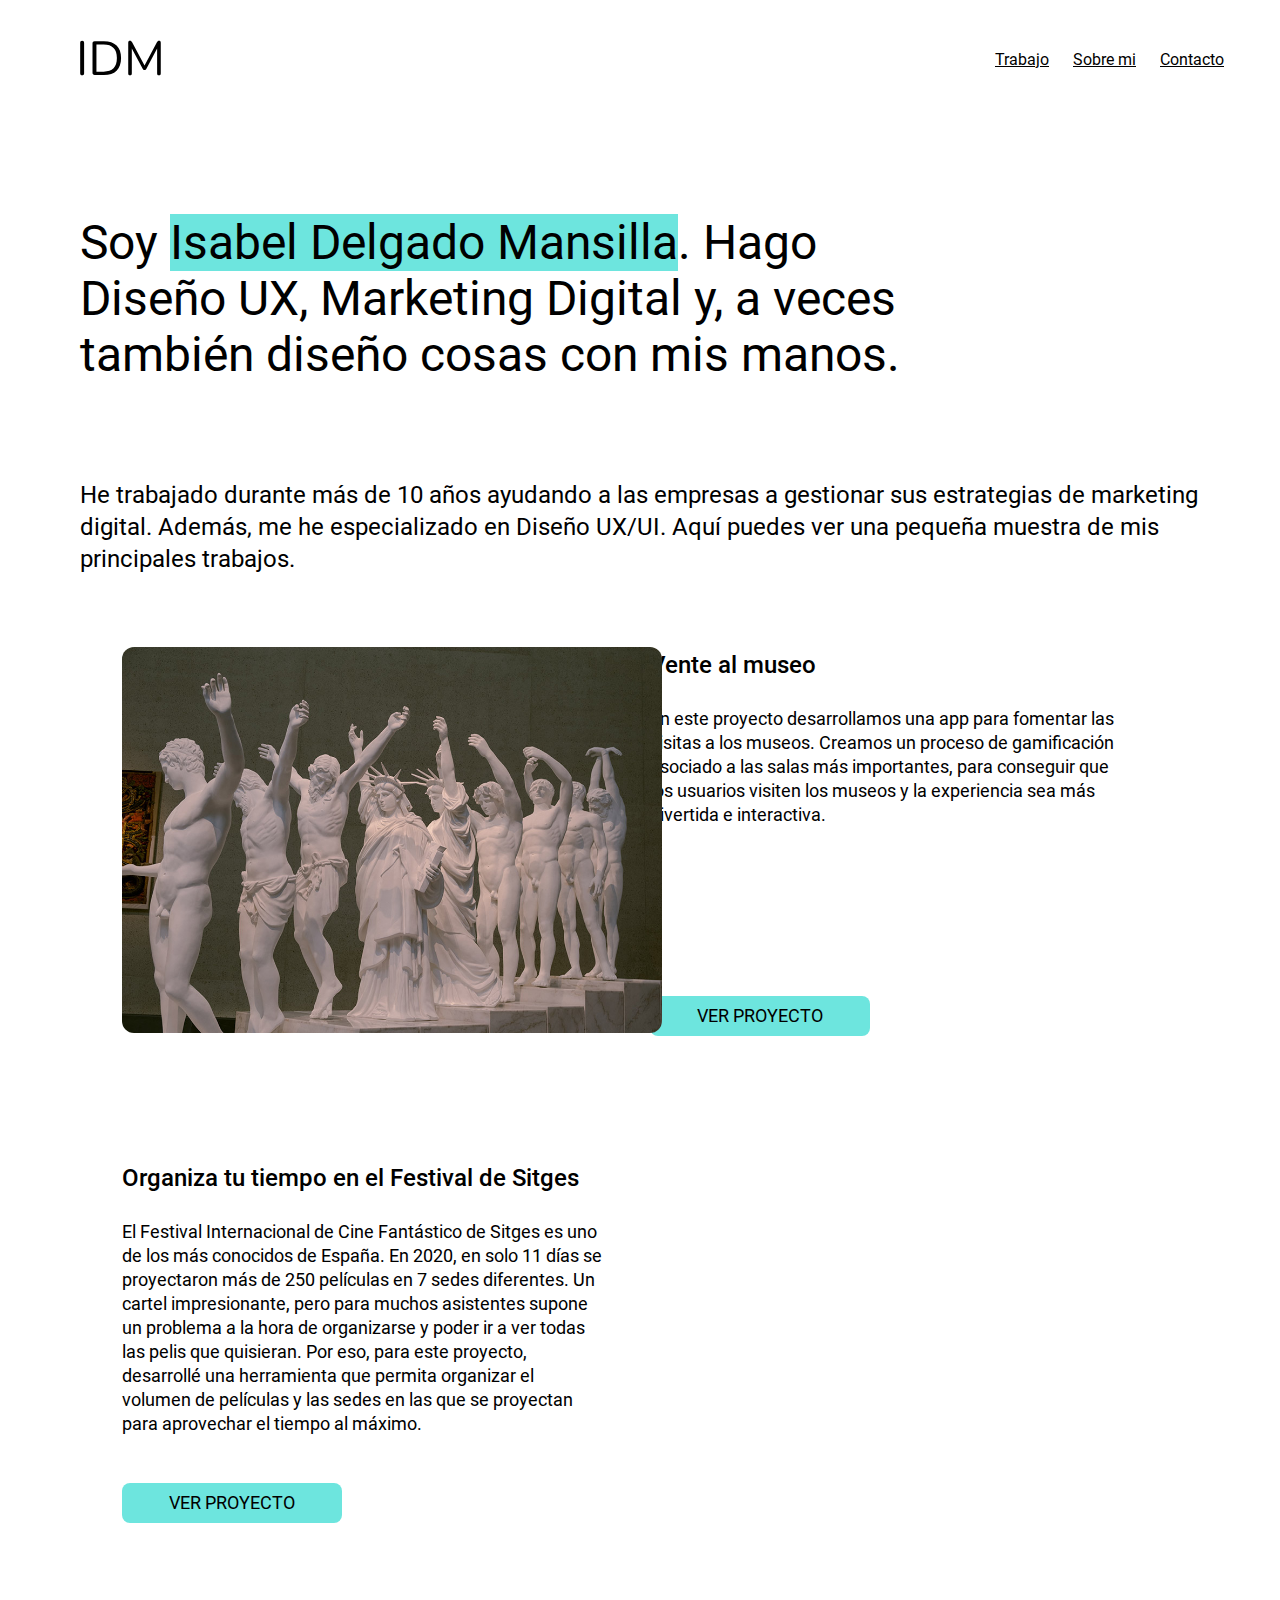
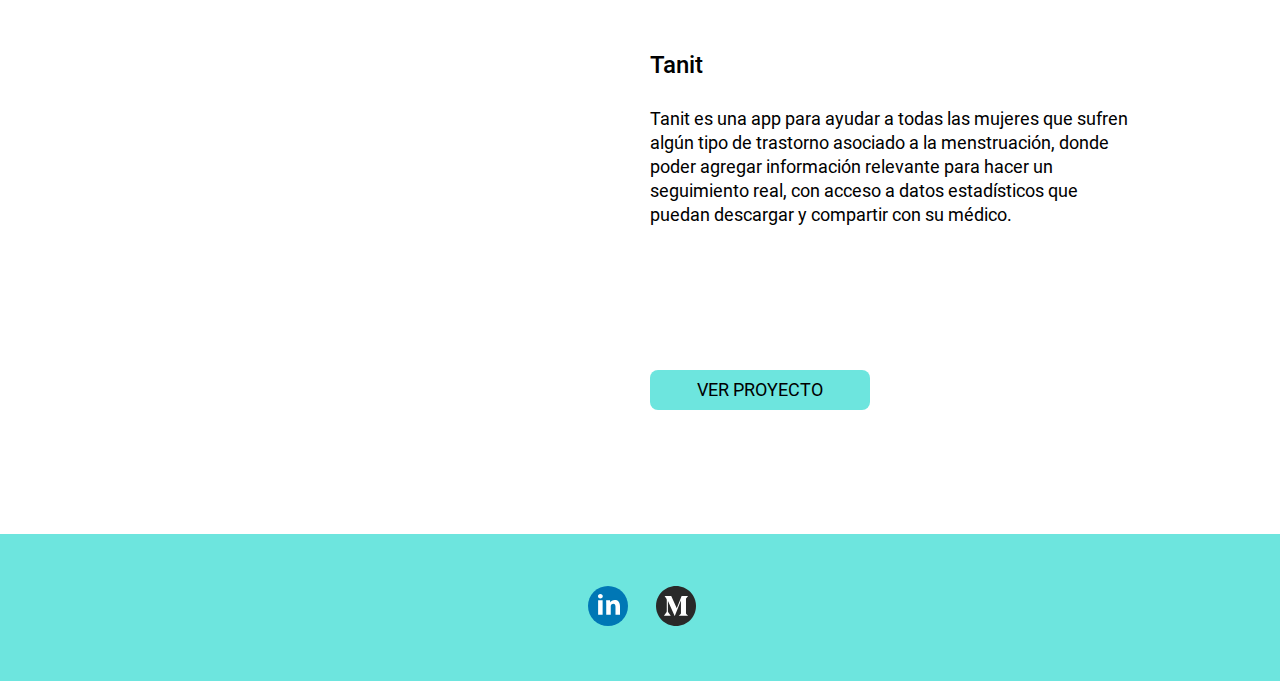
<file: index.html>
<!DOCTYPE html>
<html lang="en">

<head>
    <meta charset="UTF-8">
    <meta http-equiv="X-UA-Compatible" content="IE=edge">
    <meta name="viewport" content="width=device-width, initial-scale=1.0">
    <title>index</title>
    <link rel="stylesheet" href="css/reset.css">
    <link rel="stylesheet" href="css/styles.css">
    <link href="https://unpkg.com/aos@2.3.1/dist/aos.css" rel="stylesheet">
</head>

<body>
    <header>
        <section class="container-logo">
            <a href="index.html"><img src="images/IDMLogo.svg" alt="LogoIDM"></a>
            <div class="header-menu">
                <a href="index.html">Trabajo</a>
                <a href="about.html">Sobre mi</a>
                <a href="mailto:isabel86@gmail.com">Contacto</a>
            </div>
        </section>
        <h1>
            Soy <span id="IsabelDelgado">Isabel Delgado Mansilla</span>. Hago <span id="disenoUX">Diseño
                UX</span>, <span id="MarketingDigital">Marketing Digital</span> y, a veces también <span id="artesania">
                <a href="https://www.hacermanualidades.net/" target="_blank">diseño cosas con mis manos</a></span>.
        </h1>
        <h2>He trabajado durante más de 10 años ayudando a las empresas a gestionar sus estrategias de marketing
            digital. Además, me he especializado en Diseño UX/UI. Aquí puedes ver una pequeña muestra de mis principales
            trabajos.</h2>
    </header>
    <main>
        <section class="container-section container-margin">
            <article class="article-img">
                <img data-aos="fade-up" data-aos-anchor-placement="top-bottom" data-aos-once="true"
                    class="imagenproyecto" src="images/Museos.jpg" alt="Proyecto Museos">
            </article>
            <article class="project">
                <div>
                    <h3>Vente al museo</h3>
                    <p>En este proyecto desarrollamos una app para fomentar las visitas a los museos. Creamos un proceso
                        de
                        gamificación asociado a las salas más importantes, para conseguir que los usuarios visiten los
                        museos y la experiencia sea más divertida e interactiva.</p>
                    <a href="https://medium.com/@isabel86/ux-case-study-c%C3%B3mo-ayudar-a-preservar-la-herencia-cultural-en-el-siglo-xxi-6fc23dd2b670"
                        target="_blank">
                </div>
                <button>
                    VER PROYECTO
                </button>
                </a>
            </article>
        </section>
        <section class="container-section container-margin">
            <article class="project">
                <div>
                    <h3>Organiza tu tiempo en el Festival de Sitges</h3>
                    <p>El Festival Internacional de Cine Fantástico de Sitges es uno de los más conocidos de España. En
                        2020, en solo 11 días se proyectaron más de 250 películas en 7 sedes diferentes. Un cartel
                        impresionante, pero para muchos asistentes supone un problema a la hora de organizarse y poder
                        ir a
                        ver todas las pelis que quisieran. Por eso, para este proyecto, desarrollé una herramienta que
                        permita organizar el volumen de películas y las sedes en las que se proyectan para aprovechar el
                        tiempo al máximo. </p>
                </div>
                <a href="https://www.figma.com/proto/OZlIyHUgAxC7FbAAMfmY6d/Festival-de-Sitges?page-id=10%3A439&node-id=40%3A3129&viewport=241%2C48%2C0.06&scaling=min-zoom&starting-point-node-id=40%3A3129&show-proto-sidebar=1"
                    target="_blank">
                    <button>
                        VER PROYECTO
                    </button>
                </a>
            </article>
            <article class="article-img">
                <img data-aos="fade-up" data-aos-anchor-placement="top-bottom" data-aos-once="true"
                    class="imagenproyecto" src="images/Sitges.jpg"
                    alt="Proyecto Festival Internacional de Cine Fantástico de Sitges">
            </article>

        </section>
        <section class="container-section container-margin">
            <article class="article-img">
                <img data-aos="fade-up" data-aos-anchor-placement="top-bottom" data-aos-once="true"
                    class="imagenproyecto" src="images/Tanit.jpg"
                    alt="Proyecto Tanit - Haz seguimiento de tus problemas menstruales">
            </article>
            <article class="project">
                <div>
                    <h3>Tanit</h3>
                    <p> Tanit es una app para ayudar a todas las mujeres que sufren algún tipo de trastorno asociado a
                        la menstruación, donde poder agregar información relevante para hacer un seguimiento real,
                        con acceso a datos estadísticos que puedan descargar y compartir con su médico.</p>
                </div>
                <a href="https://www.figma.com/proto/tuKXialNkVlI7GugFCxzhC/Tanit---Wellness?page-id=13%3A66&node-id=13%3A80&viewport=241%2C48%2C0.23&scaling=scale-down&starting-point-node-id=111%3A2547"
                    target="_blank">
                    <button>
                        VER PROYECTO
                    </button>
                </a>
            </article>
        </section>
    </main>
    <footer>
        <div class="social_icons">
            <ul id="footer_icons">
                <li><a href="https://www.linkedin.com/in/isabeldelgadomansilla/" target="_blank"><img
                            src="images/Linkedin.svg" alt=""></a></li>
                <li><a href="https://medium.com/@isabel86" target="_blank"><img src="images/medium.svg" alt=""></a></li>
            </ul>
        </div>
    </footer>
</body>
<script src="https://unpkg.com/aos@2.3.1/dist/aos.js"></script>
<script>
    AOS.init();
</script>

</html>

<div data-aos="fade-up" data-aos-anchor-placement="top-bottom">
</div>
</file>
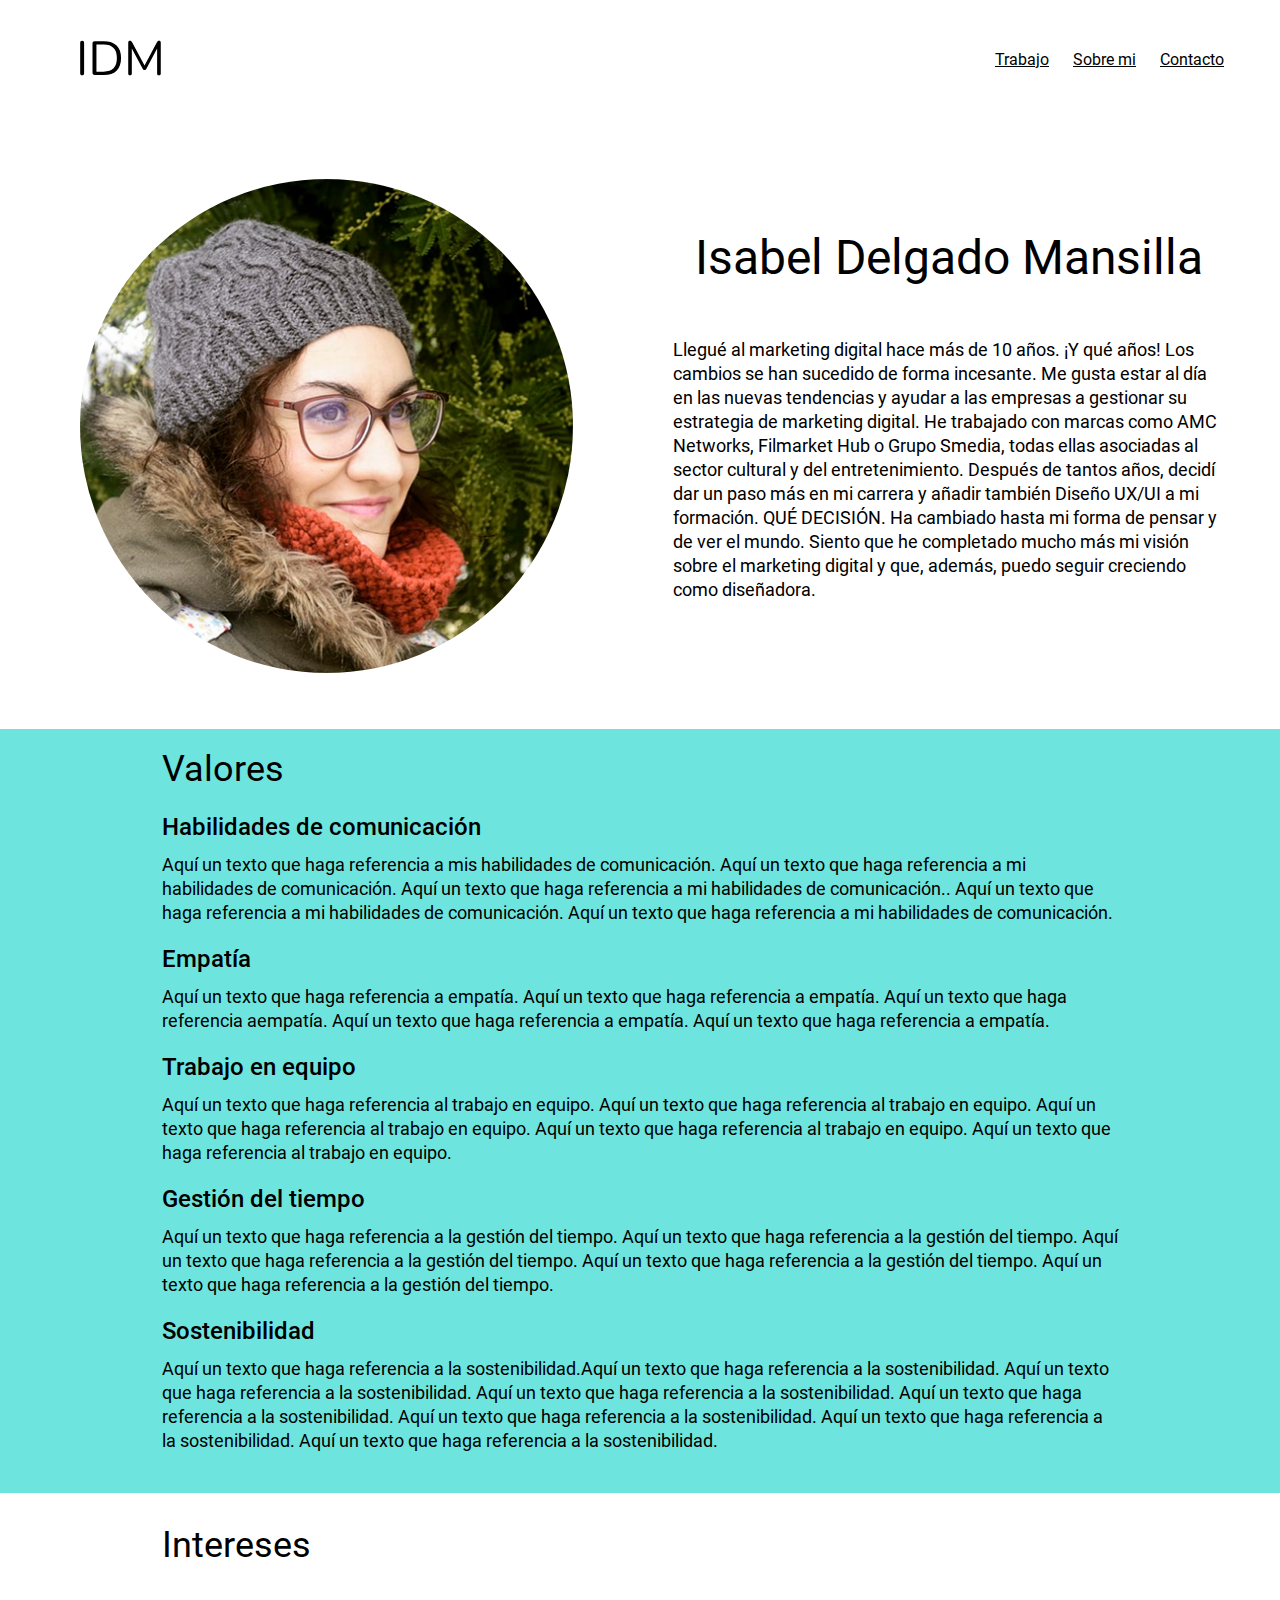
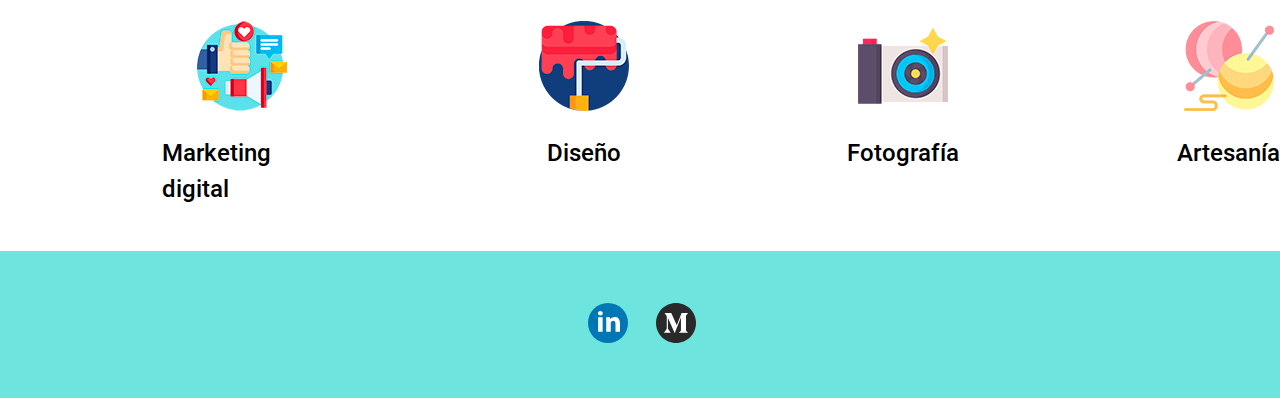
<file: about.html>
<!DOCTYPE html>
<html lang="en">

<head>
    <meta charset="UTF-8">
    <meta http-equiv="X-UA-Compatible" content="IE=edge">
    <meta name="viewport" content="width=device-width, initial-scale=1.0">
    <title>About</title>
    <link rel="stylesheet" href="css/reset.css">
    <link rel="stylesheet" href="css/aboutstyles.css">
</head>

<body>
    <header>
        <section class="container-logo">
            <a href="index.html"><img src="images/IDMLogo.svg" alt="LogoIDM"></a>
            <div class="header-menu">
                <a href="index.html">Trabajo</a>
                <a href="about.html">Sobre mi</a>
                <a href="mailto:isabel86@gmail.com">Contacto</a>
            </div>
        </section>
        <article class="cabecera">
            <img class="imagenperfil" src="images/ImagenPerfil.png" alt="Mi foto de perfil">
            <div class="profile">
                <h1>Isabel Delgado Mansilla</h1>
                <p>Llegué al marketing digital hace más de 10 años. ¡Y qué años! Los cambios se han sucedido de forma
                    incesante. Me gusta estar al día en las nuevas tendencias y ayudar a las empresas a gestionar su
                    estrategia de marketing digital. He trabajado con marcas como AMC Networks, Filmarket Hub o Grupo
                    Smedia, todas ellas asociadas al sector cultural y del entretenimiento. Después de tantos años,
                    decidí dar un paso más en mi carrera y añadir también Diseño UX/UI a mi formación. QUÉ DECISIÓN. Ha
                    cambiado hasta mi forma de pensar y de ver el mundo. Siento que he completado mucho más mi visión
                    sobre el marketing digital y que, además, puedo seguir creciendo como diseñadora.</p>
            </div>
        </article>
    </header>
    <main>
        <section class="valores">
            <h2>Valores</h2>
            <div>
                <h3>Habilidades de comunicación</h3>
                <p>Aquí un texto que haga referencia a mis habilidades de comunicación. Aquí un texto que haga
                    referencia a mi habilidades de comunicación. Aquí un texto que haga referencia a mi habilidades
                    de comunicación.. Aquí un texto que haga referencia a mi habilidades de comunicación. Aquí un
                    texto que haga referencia a mi habilidades de comunicación.</p>
            </div>
            <div>
                <h3>Empatía</h3>
                <p>Aquí un texto que haga referencia a empatía. Aquí un texto que haga referencia a empatía. Aquí un
                    texto que haga referencia aempatía. Aquí un texto que haga referencia a empatía. Aquí un texto
                    que haga referencia a empatía.</p>
            </div>
            <div>
                <h3>Trabajo en equipo</h3>
                <p>Aquí un texto que haga referencia al trabajo en equipo. Aquí un texto que haga referencia al
                    trabajo en equipo. Aquí un texto que haga referencia al trabajo en equipo. Aquí un texto que
                    haga referencia al trabajo en equipo. Aquí un texto que haga referencia al trabajo en equipo.
                </p>
            </div>
            <div>
                <h3>Gestión del tiempo</h3>
                <p>Aquí un texto que haga referencia a la gestión del tiempo. Aquí un texto que haga referencia a la
                    gestión del tiempo. Aquí un texto que haga referencia a la gestión del tiempo. Aquí un texto que
                    haga referencia a la gestión del tiempo. Aquí un texto que haga referencia a la gestión del
                    tiempo.</p>
            </div>
            <div>
                <h3>Sostenibilidad</h3>
                <p>Aquí un texto que haga referencia a la sostenibilidad.Aquí un texto que haga referencia a la
                    sostenibilidad. Aquí un texto que haga referencia a la sostenibilidad. Aquí un texto que haga
                    referencia a la sostenibilidad. Aquí un texto que haga referencia a la sostenibilidad. Aquí un
                    texto que haga referencia a la sostenibilidad. Aquí un texto que haga referencia a la
                    sostenibilidad. Aquí un texto que haga referencia a la sostenibilidad. </p>
            </div>
        </section>
        <section id="seccionintereses">
            <h2 id="titulointereses">Intereses</h2>
            <article class="grupointereses">
                <div class="interes">
                    <img src="images/digital-campaign.png" alt="Marketing Digital">
                    <h3>Marketing digital</h3>
                </div>
                <div class="interes">
                    <img src="images/roll.png" alt="Diseño">
                    <h3>Diseño</h3>
                </div>
                <div class="interes">
                    <img src="images/camera-flash.png" alt="Fotografía">
                    <h3>Fotografía</h3>
                </div>
                <div class="interes">
                    <img src="images/yarn-ball.png" alt="Artesanía">
                    <h3>Artesanía</h3>
                </div>
            </article>
        </section>
    </main>
    <footer>
        <div class="social_icons">
            <ul id="footer_icons">
                <li><a href="https://www.linkedin.com/in/isabeldelgadomansilla/" target="_blank"><img
                            src="images/Linkedin.svg" alt=""></a></li>
                <li><a href="https://medium.com/@isabel86" target="_blank"><img src="images/medium.svg" alt=""></a></li>
            </ul>
        </div>
    </footer>
</body>

</html>
</file>
<file: css/styles.css>
@font-face {
    src: url('../fonts/Roboto-Regular.ttf');
    font-family: 'Roboto-Regular';
}

@font-face {
    src: url('../fonts/Roboto-Bold.ttf');
    font-family: 'Roboto-Bold';
}

@font-face {
    src: url('../fonts/Roboto-Medium.ttf');
    font-family: 'Roboto-Medium';
}

header {
    padding: 40px 56px 56px 80px;
  }

a {
    color: #000000;
  }

.container-logo {
    display: flex;
    justify-content: space-between;
    align-items: center;
  }

 .header-menu {
    font-family: 'Roboto-Regular'; 
    display: flex;
    gap: 24px;
 } 

h1 {
    font-family: 'Roboto-Regular';
    font-weight: 500;
    font-size: 48px;
    line-height: 56px;
    /* or 140% */
    color: #000000;
    margin-top: 136px;
    margin-bottom: 96px;
    max-width: 75%;
}

h2 {
    font-family: 'Roboto-Regular';
    font-weight: 500;
    font-size: 24px;
    line-height: 32px;
    /* or 140% */
    color: #000000;
    margin-bottom: 16px;
}

h3 {
    font-family: 'Roboto-Medium';
    font-weight: 500;
    font-size:24px;
    line-height: 36px;
    /* or 140% */
    color: #000000;
    margin-bottom: 24px;
}

p {
    font-family: 'Roboto-Regular';
    font-weight: 500;
    font-size:18px;
    line-height: 24px;
    /* or 140% */
    color: #000000;
}

#IsabelDelgado {
    background-color: #6DE5DE;  
}

#IsabelDelgado:hover {
    background-color: transparent;
}

#disenoUX:hover {
    background-color: #C13584;
    color: white;
}

#MarketingDigital:hover {
    background-color: #7B61FF;
}

#artesania a {
    text-decoration:none;
}

#artesania:hover {
    background-color: #F93F60;
}

.article-img {
    width: 50%;
}

.article-img img{
    max-width: 540px;
}

.project {
    width: 50%;
    display: flex;
    flex-wrap: wrap;
    justify-content: space-between;
    align-content: space-between;
}

.imagenproyecto {
    border-radius: 12px;
}

.container-section {
    display: flex;
    justify-content: center;
    column-gap: 24px;
    margin: 0 150px 124px 122px;
}

.project button {
    background-color: #6DE5DE;
    font-style: normal;
    font-weight: 400;
    font-size: 18px;
    font-family: 'Roboto-Regular';
    height: 40px;
    width: 220px;
    color: #000000;
    cursor: pointer;
    border: none;
    border-radius: 8px;
}

.project button:hover {
    background-color: #6DE5DE;
    font-style: normal;
    font-weight: 400;
    font-size: 18px;
    font-family: 'Roboto-Bold';
    height: 40px;
    width: 220px;
    color: #000000;
    cursor: pointer;
    border: none;
    border-radius: 8px; 
}

.social_icons {
    background-color: #6DE5DE;
    padding: 48px;
}

#footer_icons {
    display: flex;
    align-items: center;
    justify-content: center;
    gap: 24px;
}
</file>
<file: css/aboutstyles.css>
@font-face {
    src: url('../fonts/Roboto-Regular.ttf');
    font-family: 'Roboto-Regular';
}

@font-face {
    src: url('../fonts/Roboto-Bold.ttf');
    font-family: 'Roboto-Bold';
}

@font-face {
    src: url('../fonts/Roboto-Medium.ttf');
    font-family: 'Roboto-Medium';
}

header {
    padding: 40px 56px 56px 80px;
  }

a {
    color: #000000;
  }

.container-logo {
    display: flex;
    justify-content: space-between;
    align-items: center;
  }

 .header-menu {
    font-family: 'Roboto-Regular'; 
    display: flex;
    gap: 24px;
 } 

h1 {
    font-family: 'Roboto-Regular';
    font-weight: 500;
    font-size: 48px;
    line-height: 48px;
    /* or 140% */
    color: #000000;
    text-align: center;
}

h2 {
    font-family: 'Roboto-Regular';
    font-weight: 500;
    font-size: 36px;
    line-height: 32px;
    /* or 140% */
    color: #000000;
    margin-bottom: 24px;
}

h3 {
    font-family: 'Roboto-Medium';
    font-weight: 500;
    font-size:24px;
    line-height: 36px;
    /* or 140% */
    color: #000000;
    margin-bottom: 8px;
}

p {
    font-family: 'Roboto-Regular';
    font-weight: 500;
    font-size:18px;
    line-height: 24px;
    /* or 140% */
    color: #000000;
    margin-bottom: 16px;
}

.imagenperfil {
    border-radius: 50%;
    width: 493px;
}

.cabecera {
    display: flex;
    justify-content: center;
    align-items: center;
    gap: 100px;
    margin-top: 100px;
}

.profile {
    display: flex;
    flex-direction: column;
    gap: 56px;

}

.valores {
    background-color: #6DE5DE;
    padding: 24px 162px 24px;
}

.grupointereses {
    display: flex;
    justify-content: left;
    gap: 56px;
}

.interes {
    margin-left: 162px;
    display: flex;
    flex-direction: column;
    align-items: center;
    align-content: center;
    gap: 24px;
}

#titulointereses {
    padding: 36px 0px 36px 162px;

}

.social_icons {
    background-color: #6DE5DE;
    padding: 48px;
}

#footer_icons {
    display: flex;
    align-items: center;
    justify-content: center;
    gap: 24px;
}

#seccionintereses {
    padding-bottom: 36px;
}
</file>
